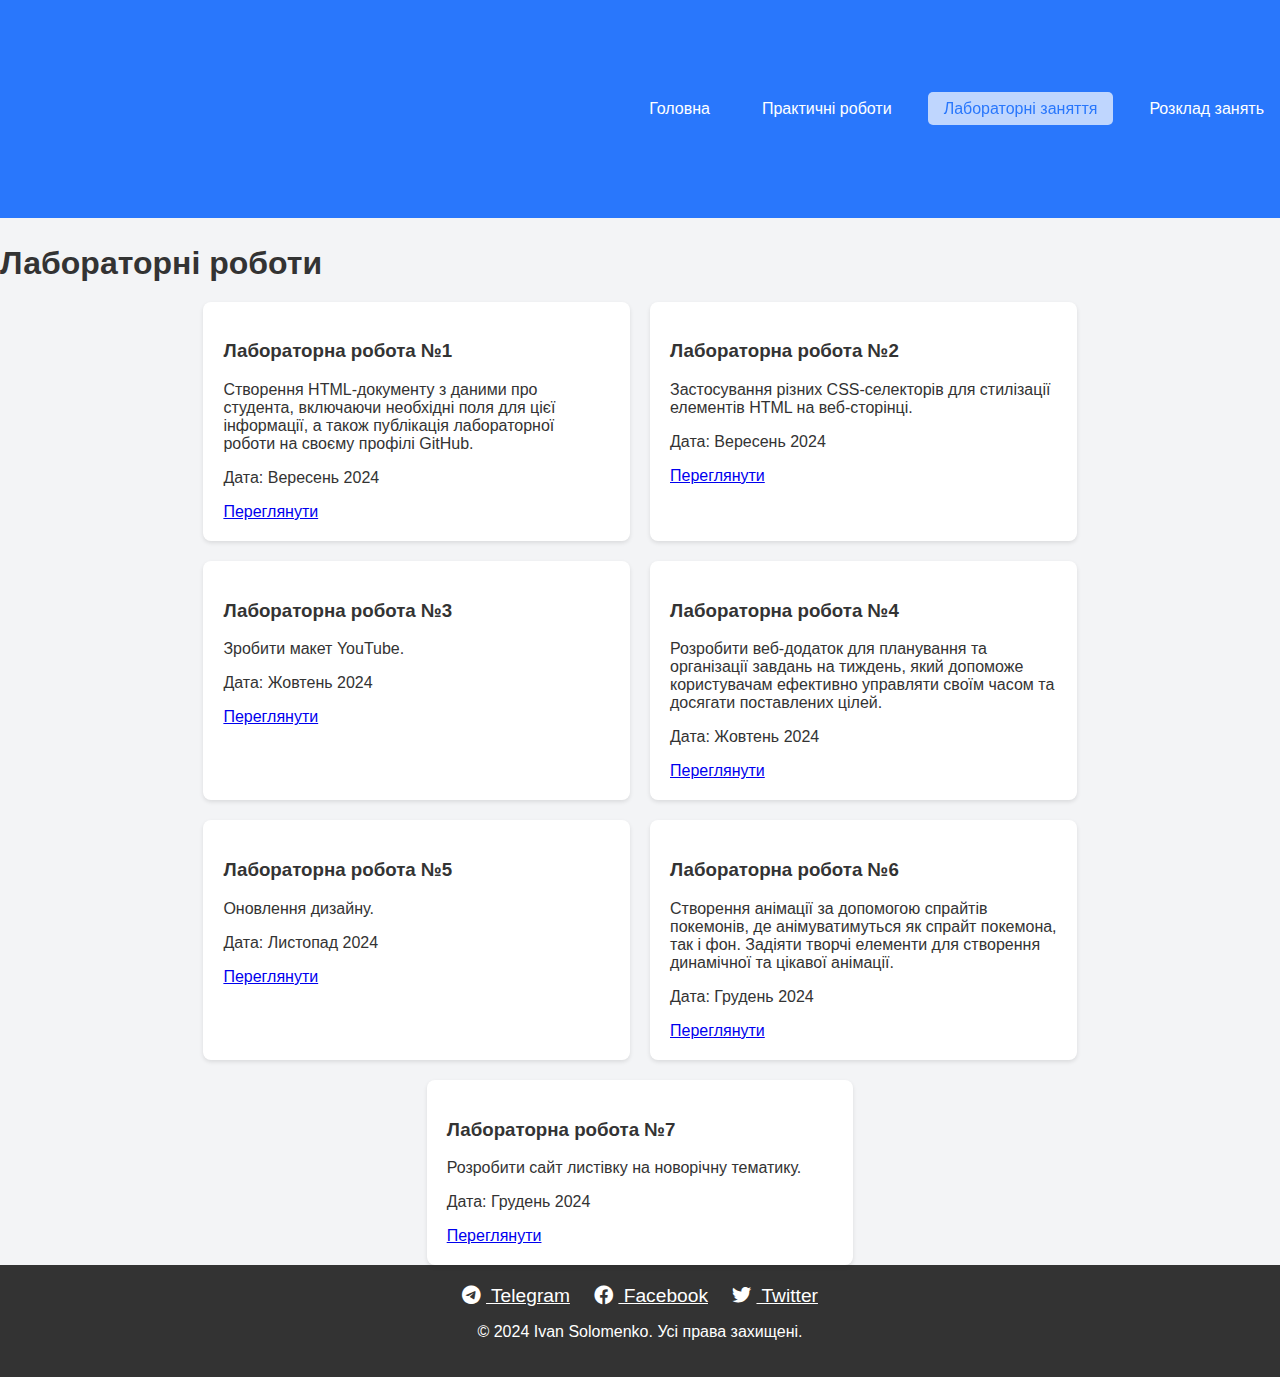
<file: laboratory.html>
<!DOCTYPE html>
<html lang="ru">
<head>
    <meta charset="UTF-8">
    <meta name="viewport" content="width=device-width, initial-scale=1.0">
    <title>Лабораторные работы</title>
    <link rel="stylesheet" href="style.css">
    <link rel="stylesheet" href="https://cdnjs.cloudflare.com/ajax/libs/font-awesome/6.0.0/css/all.min.css">
</head>
<header class="hero">
    <nav>
        <ul>
            <li><a href="index.html">Головна</a></li>
            <li><a href="practical.html" >Практичні роботи</a></li>
            <li><a href="laboratory.html"class="active">Лабораторні заняття</a></li>
            <li><a href="schedule.html">Розклад занять</a></li>
        </ul>
    </nav>
    </header>
    <body>
        
    
       
     <section class="practical-works">
            <h2>Лабораторні роботи</h2>
        <div class="work-grid">
                <div class="work-card">
                    <h3>Лабораторна робота №1</h3>
                    <p>Створення HTML-документу з даними про студента, включаючи необхідні поля для цієї інформації, а також публікація лабораторної роботи на своєму профілі GitHub.</p>
                    <p>Дата: Вересень 2024</p>
                    <a href="https://solomenkoivan.github.io/Web_Technology/" target="_blank" class="btn">Переглянути</a>
                </div>

                <div class="work-card">
                        <h3>Лабораторна робота №2</h3>
                        <p>Застосування різних CSS-селекторів для стилізації елементів HTML на веб-сторінці.</p>
                        <p>Дата: Вересень 2024</p>
                        <a href="https://solomenkoivan.github.io/Web_design_Lb-2/" target="_blank" class="btn">Переглянути</a>
                </div>
    
                <div class="work-card">
                        <h3>Лабораторна робота №3</h3>
                        <p>Зробити макет YouTube.</p>
                        <p>Дата: Жовтень 2024</p>
                        <a href="https://solomenkoivan.github.io/Lab-3/" target="_blank" class="btn">Переглянути</a>
                </div>
    
                <div class="work-card">
                        <h3>Лабораторна робота №4</h3>
                        <p>Розробити веб-додаток для планування та організації завдань на тиждень, який допоможе користувачам ефективно управляти своїм часом та досягати поставлених цілей.</p>
                        <p>Дата: Жовтень 2024</p>
                        <a href="https://solomenkoivan.github.io/Web_Design_Lb4/" target="_blank" class="btn">Переглянути</a>
                </div>
                
                <div class="work-card">
                    <h3>Лабораторна робота №5</h3>
                    <p>Оновлення дизайну.</p>
                    <p>Дата: Листопад 2024</p>
                    <a href="index.html" class="btn">Переглянути</a>
            </div>
           
            <div class="work-card">
                <h3>Лабораторна робота №6</h3>
                <p>Створення анімації за допомогою спрайтів покемонів, де анімуватимуться як спрайт покемона, так і фон. Задіяти творчі елементи для створення динамічної та цікавої анімації.</p>
                <p>Дата: Грудень 2024</p>
                <a href="https://solomenkoivan.github.io/Web_Design_Lb6/" target="_blank" class="btn">Переглянути</a>
        </div>

        <div class="work-card">
            <h3>Лабораторна робота №7</h3>
            <p>Розробити сайт листівку на новорічну тематику.</p>
            <p>Дата: Грудень 2024</p>
            <a href="https://solomenkoivan.github.io/Web_Design_Lb7/" target="_blank" class="btn">Переглянути</a>
    </div>

            </div>
        </div>
    </section>
    <footer>
        <div class="social-icons">
            <a href="https://t.me/your_telegram_username" target="_blank" rel="noopener noreferrer"><i class="fab fa-telegram"></i> Telegram</a>
            <a href="https://www.facebook.com/your_facebook_profile" target="_blank" rel="noopener noreferrer"><i class="fab fa-facebook"></i> Facebook</a>
            <a href="https://twitter.com/your_twitter_username" target="_blank" rel="noopener noreferrer"><i class="fab fa-twitter"></i> Twitter</a>
        </div>
        <p>© 2024 Ivan Solomenko. Усі права захищені.</p>
    </footer>
</body>
</html>
</file>
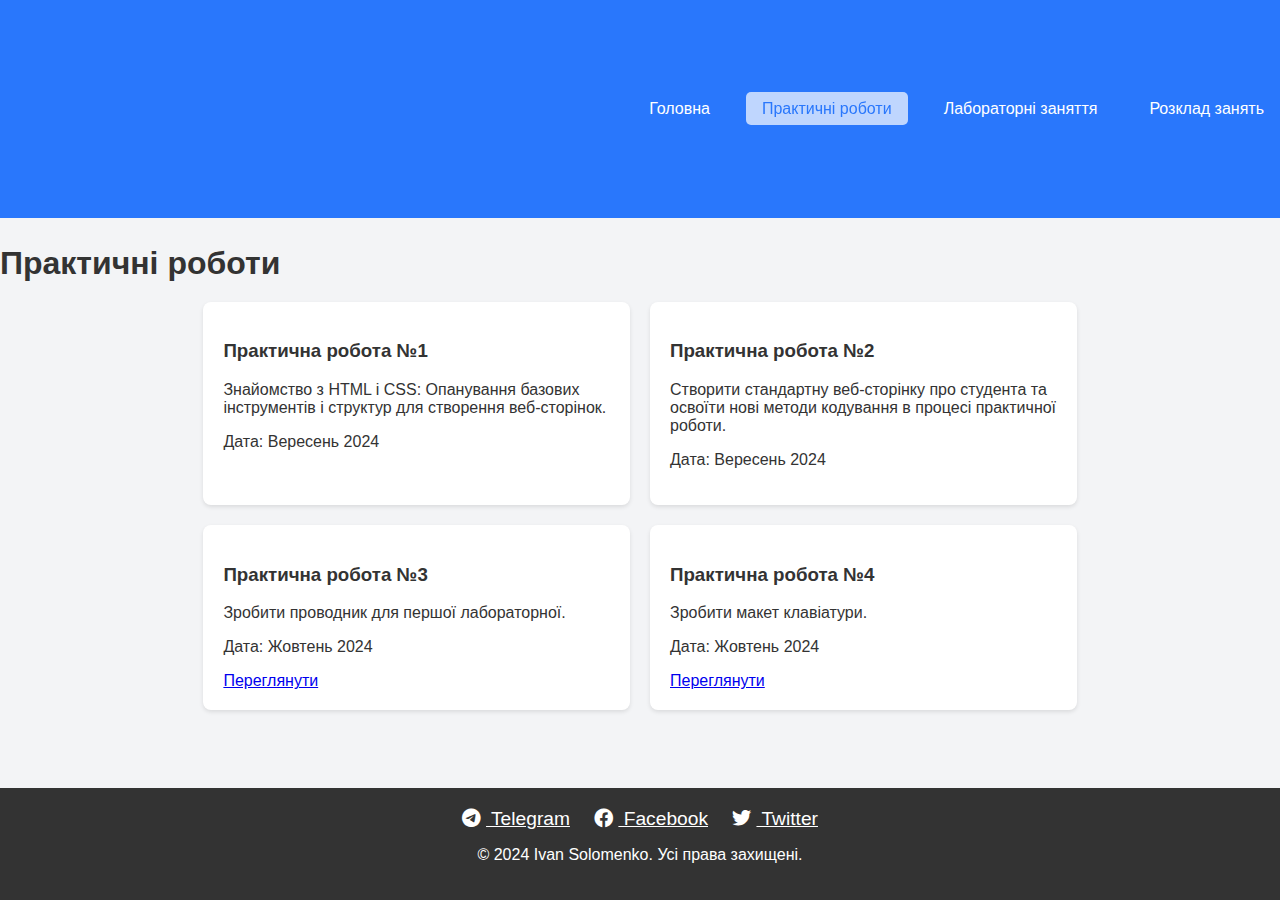
<file: practical.html>
<!DOCTYPE html>
<html lang="ru">
<head>
    <meta charset="UTF-8">
    <meta name="viewport" content="width=device-width, initial-scale=1.0">
    <title>Практичні роботи</title>
    <link rel="stylesheet" href="style.css">
    <link rel="stylesheet" href="https://cdnjs.cloudflare.com/ajax/libs/font-awesome/6.0.0/css/all.min.css">
</head>
<header class="hero">
<nav>
    <ul>
        <li><a href="index.html">Головна</a></li>
        <li><a href="practical.html" class="active">Практичні роботи</a></li>
        <li><a href="laboratory.html">Лабораторні заняття</a></li>
        <li><a href="schedule.html">Розклад занять</a></li>
    </ul>
</nav>
</header>
<body class="practical-page">
    
    <main>

        <section class="practical-works">
            <h2>Практичні роботи</h2>

            <div class="work-grid">
                <div class="work-card">
                    <h3>Практична робота №1</h3>
                    <p>Знайомство з HTML і CSS: Опанування базових інструментів і структур для створення веб-сторінок.</p>
                    <p>Дата: Вересень 2024</p>
                    
                </div>

                <div class="work-card">
                    <h3>Практична робота №2</h3>
                    <p>Створити стандартну веб-сторінку про студента та освоїти нові методи кодування в процесі практичної роботи.</p>
                    <p>Дата: Вересень 2024</p>
                </div>

                <div class="work-card">
                    <h3>Практична робота №3</h3>
                    <p>Зробити проводник для першої лабораторної.</p>
                    <p>Дата: Жовтень 2024</p>
                    <a href="https://solomenkoivan.github.io/Web_Design_Prac3/" target="_blank" class="btn">Переглянути</a>
                </div>

                <div class="work-card">
                    <h3>Практична робота №4</h3>
                    <p>Зробити макет клавіатури.</p>
                    <p>Дата: Жовтень 2024</p>
                    <a href="https://solomenkoivan.github.io/Web_design_Prac4/" target="_blank" class="btn">Переглянути</a>
                </div>

                </div>
        </section>
    </main>
    
    <footer>
        <div class="social-icons">
            <a href="https://t.me/your_telegram_username" target="_blank" rel="noopener noreferrer"><i class="fab fa-telegram"></i> Telegram</a>
            <a href="https://www.facebook.com/your_facebook_profile" target="_blank" rel="noopener noreferrer"><i class="fab fa-facebook"></i> Facebook</a>
            <a href="https://twitter.com/your_twitter_username" target="_blank" rel="noopener noreferrer"><i class="fab fa-twitter"></i> Twitter</a>
        </div>
        <p>© 2024 Ivan Solomenko. Усі права захищені.</p>
    </footer>

</body>
</html>
</file>
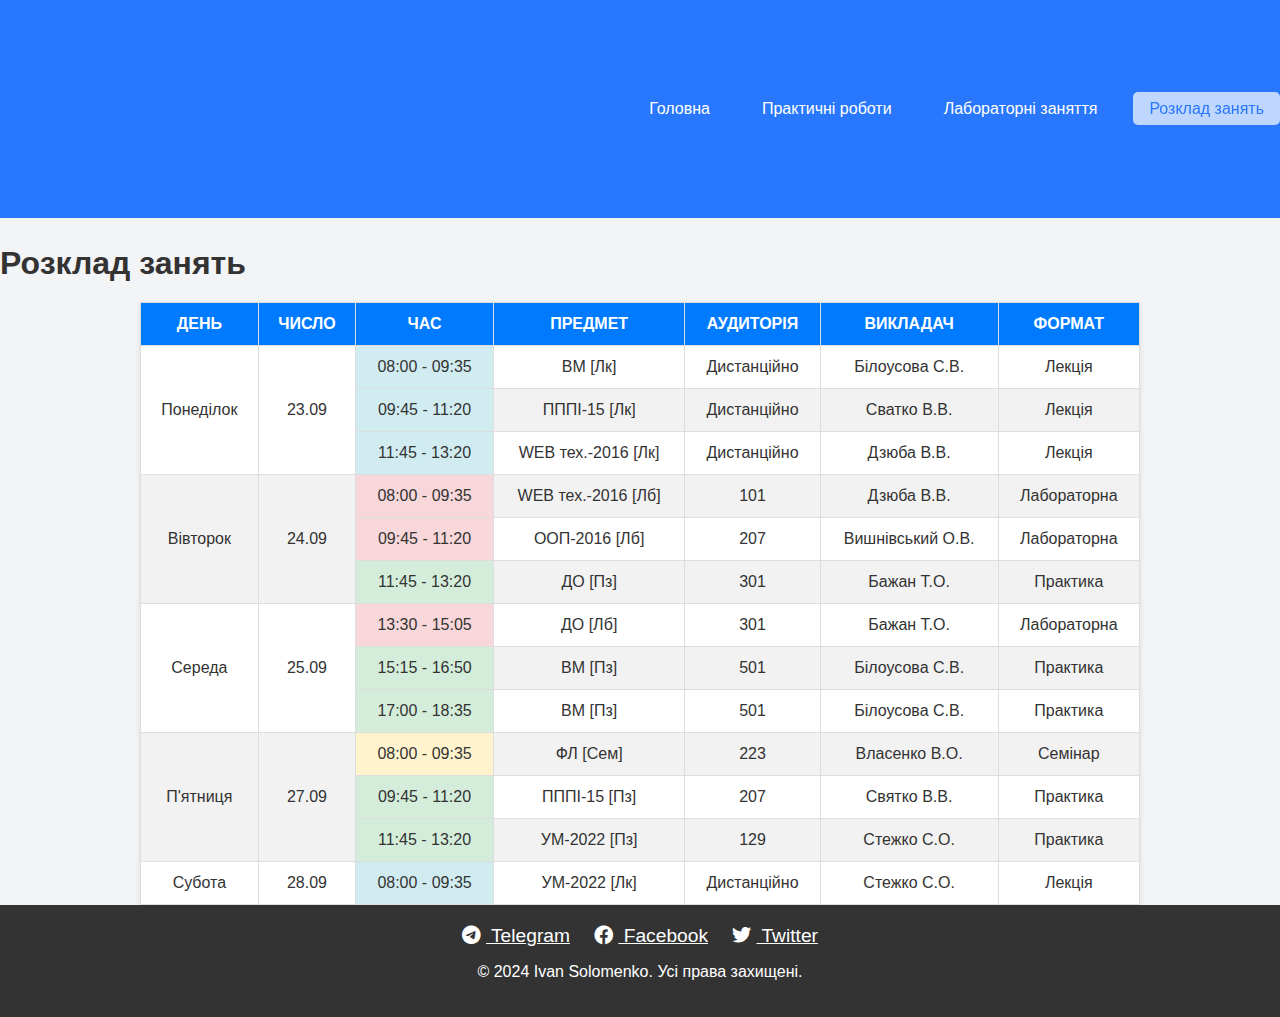
<file: schedule.html>
<!DOCTYPE html>
<html lang="ru">
<head>
    <meta charset="UTF-8">
    <meta name="viewport" content="width=device-width, initial-scale=1.0">
    <title>Расписание занятий</title>
    <link rel="stylesheet" href="style.css">
    <link rel="stylesheet" href="https://cdnjs.cloudflare.com/ajax/libs/font-awesome/6.0.0/css/all.min.css">
</head>
<header class="hero">
    <nav>
        <ul>
            <li><a href="index.html">Головна</a></li>
            <li><a href="practical.html" >Практичні роботи</a></li>
            <li><a href="laboratory.html">Лабораторні заняття</a></li>
            <li><a href="schedule.html" class="active">Розклад занять</a></li>
        </ul>
    </nav>
    </header>
<body>
 

    <div class="container">
        <section id="timetable">
            <h2>Розклад занять</h2>
            <table>
                <thead>
                    <tr>
                        <th>День</th>
                        <th>Число</th>
                        <th>Час</th>
                        <th>Предмет</th>
                        <th>Аудиторія</th>
                        <th>Викладач</th>
                        <th>Формат</th>
                    </tr>
                </thead>
                <tbody>
                    <tr>
                        <td rowspan="3">Понеділок</td>
                        <td rowspan="3">23.09</td> 
                        <td data-type="lecture">08:00 - 09:35</td>
                        <td>ВМ [Лк]</td>
                        <td>Дистанційно</td>
                        <td>Білоусова С.В.</td>
                        <td>Лекція</td>
                    </tr>
                    <tr>
                        <td data-type="lecture">09:45 - 11:20</td>
                        <td>ПППІ-15 [Лк]</td>
                        <td>Дистанційно</td>
                        <td>Сватко В.В.</td>
                        <td>Лекція</td>
                    </tr>
                    <tr>
                        <td data-type="lecture">11:45 - 13:20</td>
                        <td>WEB тех.-2016 [Лк]</td>
                        <td>Дистанційно</td>
                        <td>Дзюба В.В.</td>
                        <td>Лекція</td>
                    </tr>
                    <tr>
                        <td rowspan="3">Вівторок</td>
                        <td rowspan="3">24.09</td> 
                        <td data-type="lab">08:00 - 09:35</td>
                        <td>WEB тех.-2016 [Лб]</td>
                        <td>101</td>
                        <td>Дзюба В.В.</td>
                        <td>Лабораторна</td>
                    </tr>
                    <tr>
                        <td data-type="lab">09:45 - 11:20</td>
                        <td>ООП-2016 [Лб]</td>
                        <td>207</td>
                        <td>Вишнівський О.В.</td>
                        <td>Лабораторна</td>
                    </tr>
                    <tr>
                        <td data-type="practice">11:45 - 13:20</td>
                        <td>ДО [Пз]</td>
                        <td>301</td>
                        <td>Бажан Т.О.</td>
                        <td>Практика</td>
                    </tr>
                    <tr>
                        <td rowspan="3">Середа</td>
                        <td rowspan="3">25.09</td> 
                        <td data-type="lab">13:30 - 15:05</td>
                        <td>ДО [Лб]</td>
                        <td>301</td>
                        <td>Бажан Т.О.</td>
                        <td>Лабораторна</td>
                    </tr>
                    <tr>
                        <td data-type="practice">15:15 - 16:50</td>
                        <td>ВМ [Пз]</td>
                        <td>501</td>
                        <td>Білоусова С.В.</td>
                        <td>Практика</td>
                    </tr>
                    <tr>
                        <td data-type="practice">17:00 - 18:35</td>
                        <td>ВМ [Пз]</td>
                        <td>501</td>
                        <td>Білоусова С.В.</td>
                        <td>Практика</td>
                    </tr>
                    <tr>
                        <td rowspan="3">П'ятниця</td>
                        <td rowspan="3">27.09</td> 
                        <td data-type="seminar">08:00 - 09:35</td>
                        <td>ФЛ [Сем]</td>
                        <td>223</td>
                        <td>Власенко В.О.</td>
                        <td>Семінар</td>
                    </tr>
                    <tr>
                        <td data-type="practice">09:45 - 11:20</td>
                        <td>ПППІ-15 [Пз]</td>
                        <td>207</td>
                        <td>Святко В.В.</td>
                        <td>Практика</td>
                    </tr>
                    <tr>
                        <td data-type="practice">11:45 - 13:20</td>
                        <td>УМ-2022 [Пз]</td>
                        <td>129</td>
                        <td>Стежко С.О.</td>
                        <td>Практика</td>
                    </tr>
                    <tr>
                        <td rowspan="1">Субота</td>
                        <td rowspan="1">28.09</td> 
                        <td data-type="lecture">08:00 - 09:35</td>
                        <td>УМ-2022 [Лк]</td>
                        <td>Дистанційно</td>
                        <td>Стежко С.О.</td>
                        <td>Лекція</td>
                    </tr>
                </tbody>
            </table>
        </section>
    </div>
    <footer>
        <div class="social-icons">
            <a href="https://t.me/your_telegram_username" target="_blank" rel="noopener noreferrer"><i class="fab fa-telegram"></i> Telegram</a>
            <a href="https://www.facebook.com/your_facebook_profile" target="_blank" rel="noopener noreferrer"><i class="fab fa-facebook"></i> Facebook</a>
            <a href="https://twitter.com/your_twitter_username" target="_blank" rel="noopener noreferrer"><i class="fab fa-twitter"></i> Twitter</a>
        </div>
        <p>© 2024 Ivan Solomenko. Усі права захищені.</p>
    </footer>
</body>
</html>
</file>
<file: style.css>
body {
    font-family: sans-serif;
    margin: 0;
    padding: 0;
    background-color: #f3f4f6; 
    color: #333; 
} 



nav {
    display: flex;
    justify-content: right; 
    align-items: center;
    padding: 20px; 
    position: fixed;
    top: 0;
    left: 0;
    width: 100%;
    z-index: 1000;
    position: relative;
}

nav ul {
    list-style: none;
    margin: 0;
    padding: 0;
    display: flex;
}

nav li {
    margin-left: 20px;
}

nav a {
    text-decoration: none;
    color: #ffffff;
    padding: 8px 16px;
    border-radius: 5px;
    transition: background-color 0.3s ease;
}

nav a:hover {
  background-color: #e0f2fe;
}

nav a:hover,  
nav a.active {    
    background-color: rgba(255, 255, 255, 0.7);
    backdrop-filter: blur(5px);
    color: #2977fc; 
}



.menu-toggle {
    border: none;
    background: none;
    font-size: 20px;
    cursor: pointer;
}





.hero {
    padding: 80px 20px;
    background: #2977fc;
    color: white;
}

.hero-content {
    display: flex;
    align-items: center; 
    justify-content: space-between; /* Распределение между картинкой и текстом */
    max-width: 1200px;
    margin: 0 auto; 
}

.user-info {
    text-align: left; /* Выравнивание текста по левому краю */
    margin-right: 20px;
}

.user-photo {
    width: 150px;
    height: 150px;
    border-radius: 50%; 
    margin-bottom: 20px;
    object-fit: cover;
}



.recent-posts, .featured-works {
    padding: 40px 20px;
    text-align: center;
}

h2 {
    font-size: 2em;
    margin-bottom: 20px;
}

.post-grid, .work-grid {
    display: flex;
    flex-wrap: wrap;
    justify-content: center;
    gap: 20px;
}


.post-card, .work-card {
    background-color: white;
    border-radius: 8px;
    padding: 20px;
    box-shadow: 0 2px 4px rgba(0,0,0,0.1);
    flex-basis: calc(33.33% - 40px); 
    
}

.work-card img {
    width: 100%;
    height: auto;
    border-radius: 8px 8px 0 0;  
    object-fit: cover;
    margin-bottom: 15px;
}


footer {
    background-color: #333; 
    color: white;
    padding: 20px;
    text-align: center;
    
}



.social-icons a {
    color: white; 
    margin: 0 10px; 
    font-size: 1.2em; 
    transition: color 0.3s ease; 
}

.social-icons a:hover {
    color: #007bff; 
}

.social-icons i {
  margin-right: 5px; 
}



#timetable table {
    width: 100%;
    max-width: 1000px;
    margin: 0 auto;
    border-collapse: collapse;
    font-size: 16px;
    background-color: #fff;
    box-shadow: 0 2px 5px rgba(0,0,0,0.1);
}

#timetable th, #timetable td {
    padding: 12px 15px;
    border: 1px solid #ddd;
    text-align: center;
}


#timetable thead th {
    background-color: #007bff;
    color: white;
    text-transform: uppercase;
    font-weight: bold;
}


#timetable tbody tr:nth-child(even) {
    background-color: #f2f2f2;
}


#timetable tbody tr:hover {
    background-color: #e9ecef;
}


#timetable td[data-type="lecture"] {
    background-color: #d1ecf1; 
}

#timetable td[data-type="practice"] {
    background-color: #d4edda; 
}

#timetable td[data-type="lab"] {
    background-color: #f8d7da; 
}

#timetable td[data-type="seminar"] {
    background-color: #fff3cd; 
}

.works-container {
    display: flex;
    flex-direction: column; /* Размещение секций вертикально */
    align-items: stretch; /* Растягивание секций на всю ширину */
    gap: 40px; /* Промежуток между секциями */
    max-width: 1200px; /* Ограничение ширины */
    margin: 0 auto;
    padding: 0 20px;
}

.practical-works-section {
    padding: 40px 20px;
    background-color: #e0f7fa; 
    border-radius: 8px;
    margin-top: 40px;
}

.practical-works-section h2 {
    font-size: 2em;
    margin-bottom: 20px;
    color: #00796b; 
    text-align: center;
}

.practical-grid {
    display: flex;
    flex-wrap: wrap;
    justify-content: center;
    gap: 20px;
}

.practical-card {
    background-color: #ffffff;
    border-radius: 8px;
    padding: 20px;
    box-shadow: 0 2px 4px rgba(0, 0, 0, 0.1);
    flex-basis: calc(33.33% - 40px);
    text-decoration: none;
    color: #333;
    transition: transform 0.2s, box-shadow 0.2s;
}

.practical-card:hover {
    transform: translateY(-5px);
    box-shadow: 0 4px 8px rgba(0, 0, 0, 0.2);
}

.practical-card h3 {
    margin-bottom: 10px;
    font-size: 1.2em;
    color: #004d40; 
}

.practical-card p {
    margin: 0;
    font-size: 0.9em;
    color: #666;
}


.lab-works-section {
    padding: 40px 20px;
    background-color: #fce4ec; 
    border-radius: 8px;
    margin-top: 40px;
}

.lab-works-section h2 {
    font-size: 2em;
    margin-bottom: 20px;
    color: #ad1457; 
    text-align: center;
}

.lab-grid {
    display: flex;
    flex-direction: column; 
    gap: 20px;
}

.lab-card {
    display: flex;
    align-items: flex-start;
    background-color: #ffffff;
    border-radius: 10px;
    overflow: hidden;
    box-shadow: 0 2px 6px rgba(0, 0, 0, 0.1);
    padding: 15px;
    gap: 15px;
    text-decoration: none; 
    color: inherit; 
    transition: transform 0.2s ease, box-shadow 0.2s ease; 

}

.lab-card:hover {
    transform: scale(1.02); 
    box-shadow: 0 4px 12px rgba(0, 0, 0, 0.15); 
}

.lab-card img {
    width: 250px;
    height: auto;
    border-radius: 5px;
    object-fit: cover;
    flex-shrink: 0;
}

.lab-text-content {
    flex: 1;
}

.lab-text-content h3 {
    font-size: 1.2rem;
    margin: 0 0 10px;
    color: #007bff;
    word-wrap: break-word;
}

.lab-text-content p {
    margin: 5px 0;
    color: #666;
    line-height: 1.5;
}


.lab-text-content p strong {
    color: #333; 
}

.practical-page {  
    display: flex;
    flex-direction: column;
    min-height: 100vh;
}

.practical-page main {
    flex: 1;  
}
</file>
